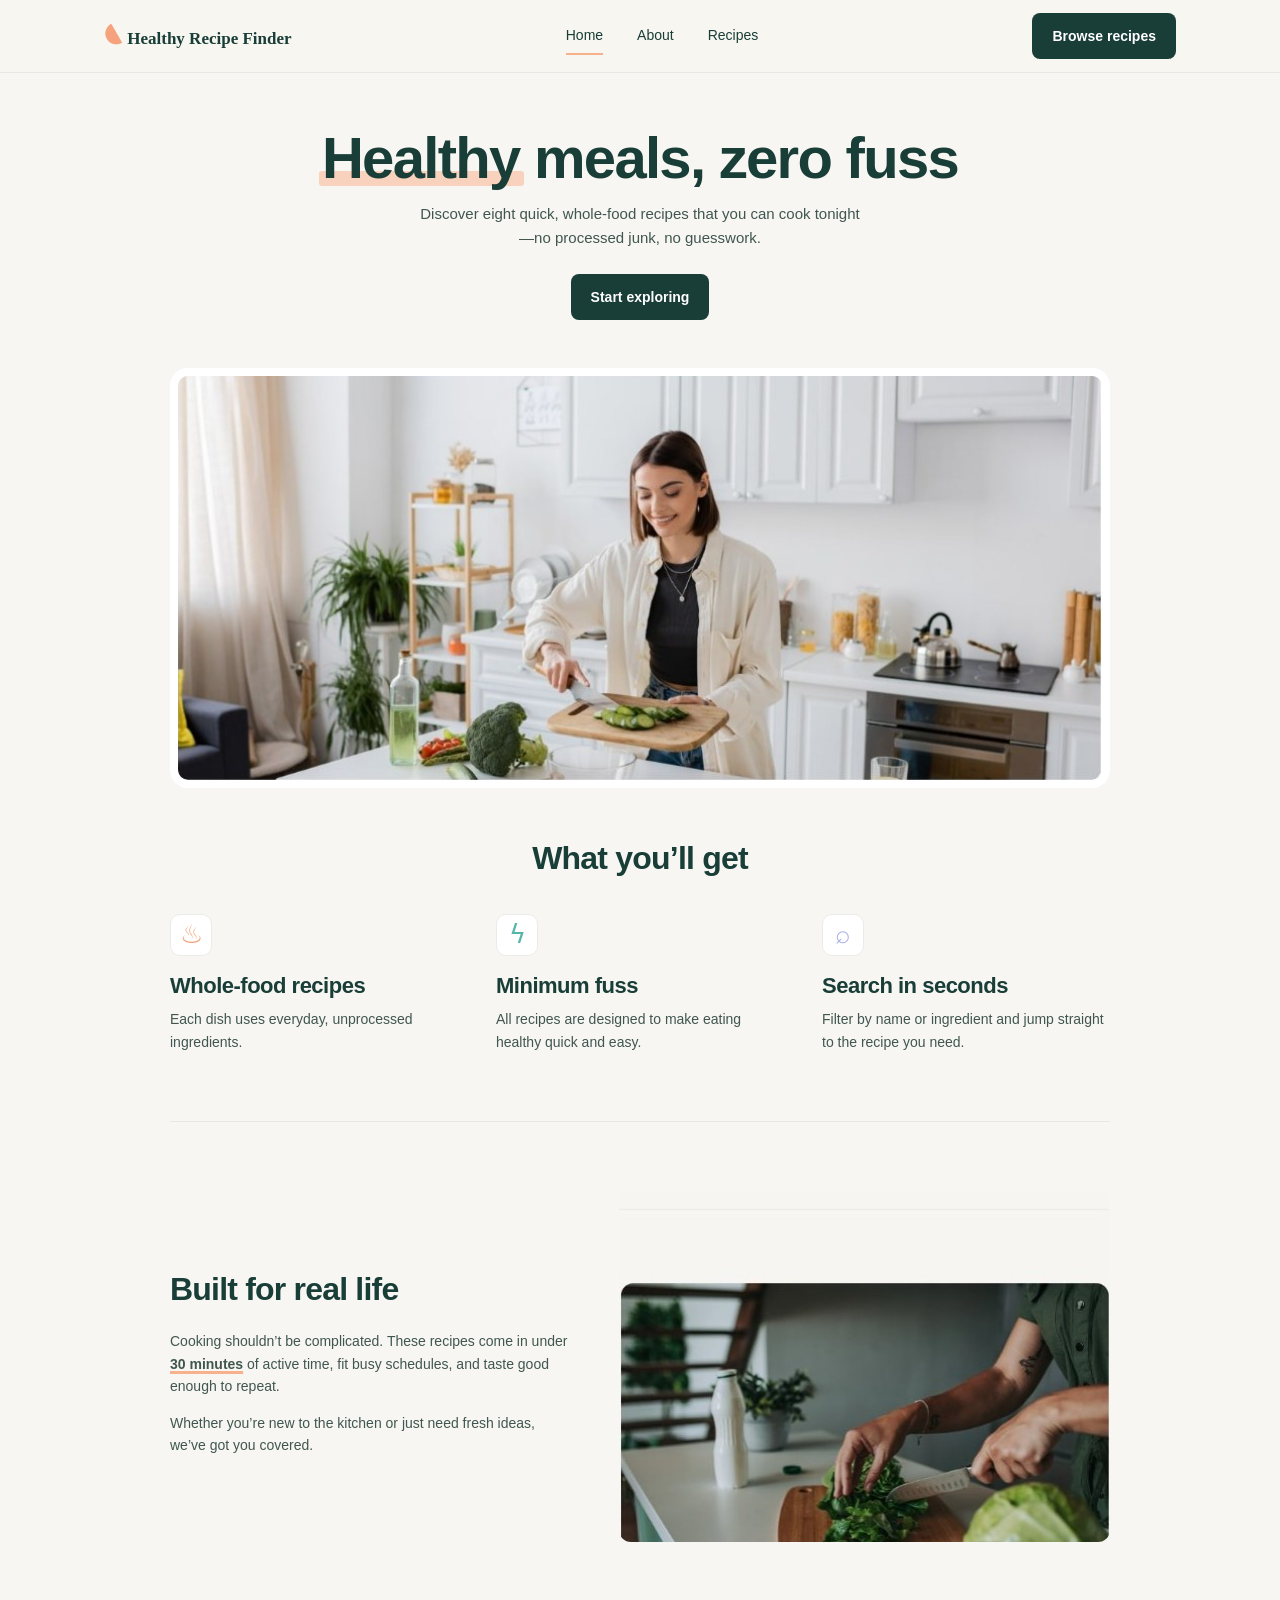
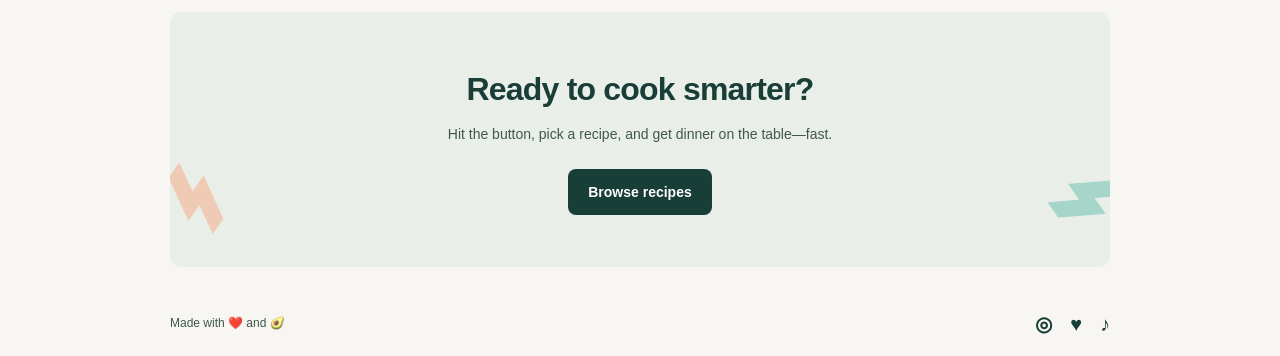
<file: index.html>
<!DOCTYPE html>
<html lang="en">
<head>
    <meta charset="UTF-8">
    <meta name="viewport" content="width=device-width, initial-scale=1.0">
    <title>Healthy Recipe Finder | Home</title>
    <link rel="stylesheet" href="style.css">
</head>
<body>
    <header class="site-header">
        <div class="nav-wrap">
            <a class="brand" href="index.html"><span class="brand-mark">◖</span> Healthy Recipe Finder</a>
            <nav class="main-nav">
                <a class="active" href="index.html">Home</a>
                <a href="#about">About</a>
                <a href="recipes.html">Recipes</a>
            </nav>
            <a class="nav-button" href="recipes.html">Browse recipes</a>
        </div>
    </header>

    <main>
        <section class="hero">
            <h1><span>Healthy</span> meals, zero fuss</h1>
            <p>Discover eight quick, whole-food recipes that you can cook tonight<br class="desktop-break"> —no processed junk, no guesswork.</p>
            <a class="button" href="recipes.html">Start exploring</a>
            <img class="hero-photo" src="images/home-cooking.jpg" alt="Home cook preparing fresh vegetables in a bright kitchen">
        </section>

        <section class="benefits content-width">
            <h2>What you’ll get</h2>
            <div class="benefit-grid">
                <article class="benefit">
                    <div class="benefit-icon peach">♨</div>
                    <h3>Whole-food recipes</h3>
                    <p>Each dish uses everyday, unprocessed ingredients.</p>
                </article>
                <article class="benefit">
                    <div class="benefit-icon mint">ϟ</div>
                    <h3>Minimum fuss</h3>
                    <p>All recipes are designed to make eating healthy quick and easy.</p>
                </article>
                <article class="benefit">
                    <div class="benefit-icon lilac">⌕</div>
                    <h3>Search in seconds</h3>
                    <p>Filter by name or ingredient and jump straight to the recipe you need.</p>
                </article>
            </div>
        </section>

        <section class="real-life content-width" id="about">
            <div class="real-life-copy">
                <h2>Built for real life</h2>
                <p>Cooking shouldn’t be complicated. These recipes come in under <strong>30 minutes</strong> of active time, fit busy schedules, and taste good enough to repeat.</p>
                <p>Whether you’re new to the kitchen or just need fresh ideas, we’ve got you covered.</p>
            </div>
            <img src="images/chopping-vegetables.jpg" alt="Fresh vegetables being chopped on a wooden board">
        </section>

        <section class="callout content-width">
            <div class="decor decor-left">⌁</div>
            <div class="callout-copy">
                <h2>Ready to cook smarter?</h2>
                <p>Hit the button, pick a recipe, and get dinner on the table—fast.</p>
                <a class="button" href="recipes.html">Browse recipes</a>
            </div>
            <div class="decor decor-right">⌁</div>
        </section>
    </main>

    <footer class="site-footer content-width">
        <p>Made with ❤️ and 🥑</p>
        <div class="social-links"><a href="#" aria-label="Instagram">◎</a><a href="#" aria-label="Social">♥</a><a href="#" aria-label="TikTok">♪</a></div>
    </footer>
</body>
</html>
</file>
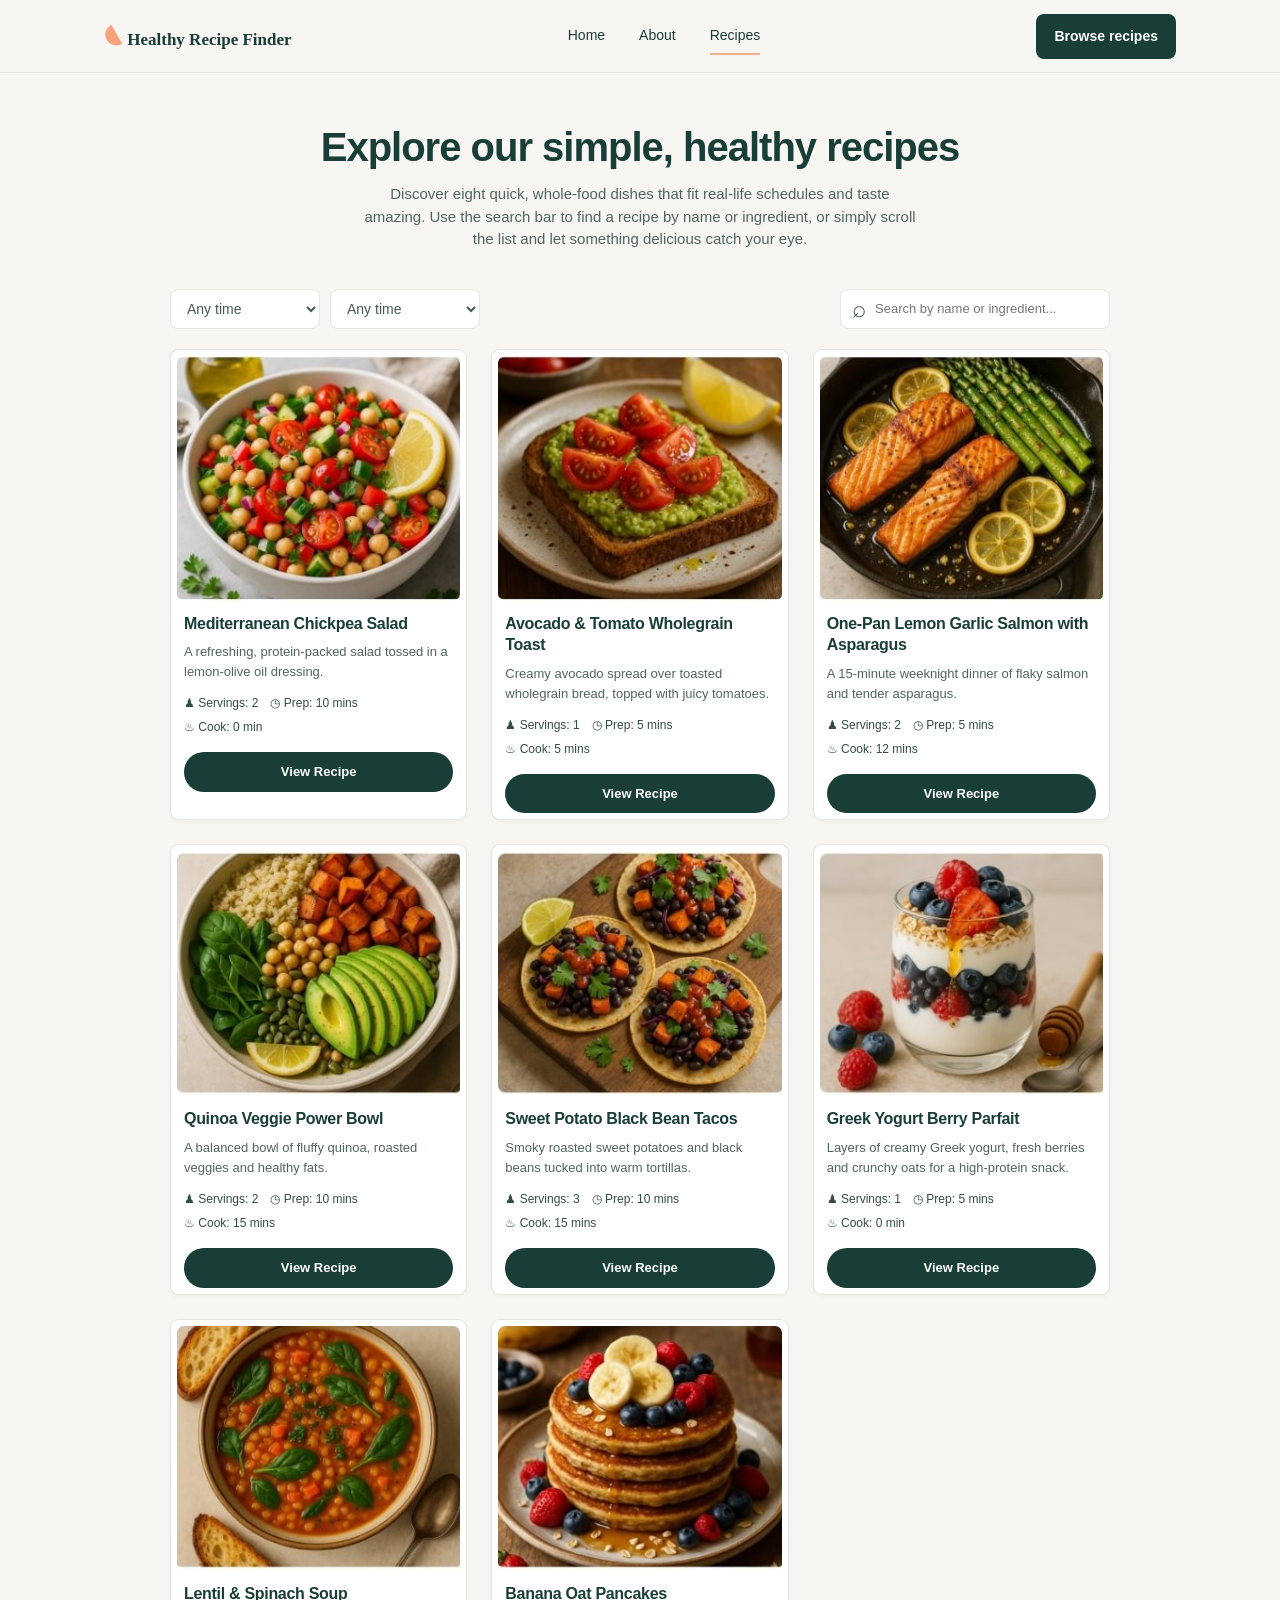
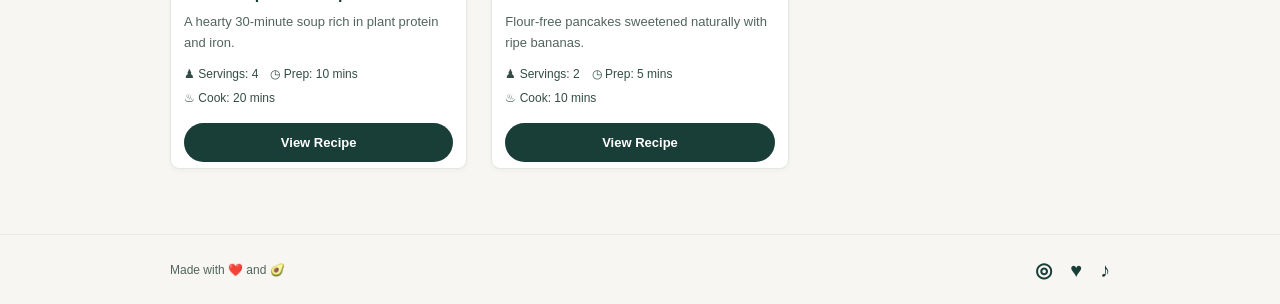
<file: recipes.html>
<!DOCTYPE html>
<html lang="en">
<head>
    <meta charset="UTF-8">
    <meta name="viewport" content="width=device-width, initial-scale=1.0">
    <title>Healthy Recipe Finder | Recipes</title>
    <link rel="stylesheet" href="styles.css">
</head>
<body>
    <header class="site-header">
        <div class="nav-wrap">
            <a class="brand" href="index.html"><span class="brand-mark">◖</span> Healthy Recipe Finder</a>
            <nav class="main-nav">
                <a href="index.html">Home</a>
                <a href="index.html#about">About</a>
                <a class="active" href="recipes.html">Recipes</a>
            </nav>
            <a class="nav-button" href="#recipe-list">Browse recipes</a>
        </div>
    </header>

    <main>
        <section class="page-intro">
            <h1>Explore our simple, healthy recipes</h1>
            <p>Discover eight quick, whole-food dishes that fit real-life schedules and taste<br class="desktop-break"> amazing. Use the search bar to find a recipe by name or ingredient, or simply scroll<br class="desktop-break"> the list and let something delicious catch your eye.</p>
        </section>

        <section class="recipe-section" id="recipe-list">
            <div class="recipe-tools">
                <div class="filter-group">
                    <label for="prep-time">Max Prep Time</label>
                    <select id="prep-time" name="prep-time">
                        <option>Any time</option>
                        <option>5 minutes</option>
                        <option>10 minutes</option>
                        <option>15 minutes</option>
                    </select>
                    <label for="cook-time">Max Cook Time</label>
                    <select id="cook-time" name="cook-time">
                        <option>Any time</option>
                        <option>5 minutes</option>
                        <option>10 minutes</option>
                        <option>15 minutes</option>
                        <option>20 minutes</option>
                    </select>
                </div>
                <form class="search-box" action="#" method="get">
                    <span aria-hidden="true">⌕</span>
                    <input type="search" name="search" placeholder="Search by name or ingredient..." aria-label="Search by name or ingredient">
                </form>
            </div>

            <div class="recipe-grid">
                <article class="recipe-card">
                    <img src="images/chickpea-salad.jpg" alt="Mediterranean chickpea salad with tomatoes and cucumber">
                    <div class="card-content">
                        <h2>Mediterranean Chickpea Salad</h2>
                        <p class="description">A refreshing, protein-packed salad tossed in a lemon-olive oil dressing.</p>
                        <div class="meta"><span>♟ Servings: 2</span><span>◷ Prep: 10 mins</span></div>
                        <div class="meta"><span>♨ Cook: 0 min</span></div>
                        <a class="view-button" href="#chickpea">View Recipe</a>
                    </div>
                </article>

                <article class="recipe-card">
                    <img src="images/avocado-toast.jpg" alt="Avocado and tomato wholegrain toast">
                    <div class="card-content">
                        <h2>Avocado &amp; Tomato Wholegrain Toast</h2>
                        <p class="description">Creamy avocado spread over toasted wholegrain bread, topped with juicy tomatoes.</p>
                        <div class="meta"><span>♟ Servings: 1</span><span>◷ Prep: 5 mins</span></div>
                        <div class="meta"><span>♨ Cook: 5 mins</span></div>
                        <a class="view-button" href="#avocado">View Recipe</a>
                    </div>
                </article>

                <article class="recipe-card">
                    <img src="images/lemon-salmon.jpg" alt="Pan cooked salmon with asparagus and lemon">
                    <div class="card-content">
                        <h2>One-Pan Lemon Garlic Salmon with Asparagus</h2>
                        <p class="description">A 15-minute weeknight dinner of flaky salmon and tender asparagus.</p>
                        <div class="meta"><span>♟ Servings: 2</span><span>◷ Prep: 5 mins</span></div>
                        <div class="meta"><span>♨ Cook: 12 mins</span></div>
                        <a class="view-button" href="#salmon">View Recipe</a>
                    </div>
                </article>

                <article class="recipe-card">
                    <img src="images/quinoa-bowl.jpg" alt="Quinoa bowl with roasted vegetables, chickpeas and avocado">
                    <div class="card-content">
                        <h2>Quinoa Veggie Power Bowl</h2>
                        <p class="description">A balanced bowl of fluffy quinoa, roasted veggies and healthy fats.</p>
                        <div class="meta"><span>♟ Servings: 2</span><span>◷ Prep: 10 mins</span></div>
                        <div class="meta"><span>♨ Cook: 15 mins</span></div>
                        <a class="view-button" href="#quinoa">View Recipe</a>
                    </div>
                </article>

                <article class="recipe-card">
                    <img src="images/black-bean-tacos.jpg" alt="Sweet potato and black bean tacos">
                    <div class="card-content">
                        <h2>Sweet Potato Black Bean Tacos</h2>
                        <p class="description">Smoky roasted sweet potatoes and black beans tucked into warm tortillas.</p>
                        <div class="meta"><span>♟ Servings: 3</span><span>◷ Prep: 10 mins</span></div>
                        <div class="meta"><span>♨ Cook: 15 mins</span></div>
                        <a class="view-button" href="#tacos">View Recipe</a>
                    </div>
                </article>

                <article class="recipe-card">
                    <img src="images/yogurt-parfait.jpg" alt="Greek yogurt berry parfait with granola">
                    <div class="card-content">
                        <h2>Greek Yogurt Berry Parfait</h2>
                        <p class="description">Layers of creamy Greek yogurt, fresh berries and crunchy oats for a high-protein snack.</p>
                        <div class="meta"><span>♟ Servings: 1</span><span>◷ Prep: 5 mins</span></div>
                        <div class="meta"><span>♨ Cook: 0 min</span></div>
                        <a class="view-button" href="#parfait">View Recipe</a>
                    </div>
                </article>

                <article class="recipe-card">
                    <img src="images/lentil-soup.jpg" alt="Lentil and spinach soup in a bowl">
                    <div class="card-content">
                        <h2>Lentil &amp; Spinach Soup</h2>
                        <p class="description">A hearty 30-minute soup rich in plant protein and iron.</p>
                        <div class="meta"><span>♟ Servings: 4</span><span>◷ Prep: 10 mins</span></div>
                        <div class="meta"><span>♨ Cook: 20 mins</span></div>
                        <a class="view-button" href="#soup">View Recipe</a>
                    </div>
                </article>

                <article class="recipe-card">
                    <img src="images/banana-pancakes.jpg" alt="Banana oat pancakes topped with berries">
                    <div class="card-content">
                        <h2>Banana Oat Pancakes</h2>
                        <p class="description">Flour-free pancakes sweetened naturally with ripe bananas.</p>
                        <div class="meta"><span>♟ Servings: 2</span><span>◷ Prep: 5 mins</span></div>
                        <div class="meta"><span>♨ Cook: 10 mins</span></div>
                        <a class="view-button" href="#pancakes">View Recipe</a>
                    </div>
                </article>
            </div>
        </section>
    </main>

    <footer class="site-footer">
        <p>Made with ❤️ and 🥑</p>
        <div class="social-links"><a href="#" aria-label="Instagram">◎</a><a href="#" aria-label="Social">♥</a><a href="#" aria-label="TikTok">♪</a></div>
    </footer>
</body>
</html>
</file>
<file: style.css>
/* Healthy Recipe Finder - homepage styles */
* {
    box-sizing: border-box;
}

:root {
    --green: #193d37;
    --green-light: #35564f;
    --cream: #f7f6f2;
    --line: #e7e8e2;
    --peach: #f7b18c;
    --text: #415650;
}

html {
    scroll-behavior: smooth;
}

body {
    margin: 0;
    background: var(--cream);
    color: var(--green);
    font-family: Arial, Helvetica, sans-serif;
    line-height: 1.6;
}

a {
    color: inherit;
    text-decoration: none;
}

.site-header {
    border-bottom: 1px solid var(--line);
    background: rgba(247, 246, 242, 0.96);
}

.nav-wrap {
    max-width: 1120px;
    min-height: 72px;
    padding: 0 24px;
    margin: auto;
    display: flex;
    align-items: center;
    justify-content: space-between;
    gap: 25px;
}

.brand {
    font-family: Georgia, "Times New Roman", serif;
    font-weight: bold;
    font-size: 17px;
    white-space: nowrap;
}

.brand-mark {
    display: inline-block;
    color: #f6a27c;
    font-size: 27px;
    margin-right: 5px;
    transform: rotate(-30deg);
}

.main-nav {
    display: flex;
    align-items: center;
    gap: 34px;
    font-size: 14px;
}

.main-nav a {
    padding: 7px 0;
    border-bottom: 2px solid transparent;
}

.main-nav a:hover,
.main-nav .active {
    border-color: var(--peach);
}

.nav-button,
.button {
    display: inline-block;
    background: var(--green);
    color: white;
    border-radius: 8px;
    padding: 12px 20px;
    font-size: 14px;
    font-weight: bold;
    transition: background 0.2s ease;
}

.nav-button:hover,
.button:hover {
    background: #28584e;
}

.hero {
    text-align: center;
    padding: 52px 24px 0;
    overflow: hidden;
}

.hero h1 {
    font-size: clamp(34px, 5vw, 58px);
    line-height: 1.15;
    letter-spacing: -1.7px;
    margin: 0 0 10px;
}

.hero h1 span {
    position: relative;
    z-index: 1;
}

.hero h1 span::before {
    content: "";
    position: absolute;
    z-index: -1;
    left: -3px;
    right: -4px;
    bottom: 4px;
    height: 15px;
    background: #f8d2bd;
    border-radius: 3px;
}

.hero p {
    color: var(--text);
    font-size: 15px;
    margin: 0 auto 24px;
}

.hero-photo {
    display: block;
    width: min(100%, 940px);
    height: 420px;
    object-fit: cover;
    object-position: center;
    margin: 48px auto 0;
    border: 8px solid white;
    border-radius: 18px;
}

.content-width {
    width: min(100% - 48px, 940px);
    margin-left: auto;
    margin-right: auto;
}

.benefits {
    padding: 45px 0 54px;
    border-bottom: 1px solid var(--line);
}

.benefits h2,
.callout h2 {
    font-size: 32px;
    text-align: center;
    letter-spacing: -0.8px;
    margin: 0 0 30px;
}

.benefit-grid {
    display: grid;
    grid-template-columns: repeat(3, 1fr);
    gap: 38px;
}

.benefit-icon {
    width: 42px;
    height: 42px;
    background: white;
    border: 1px solid #ecece7;
    border-radius: 10px;
    display: flex;
    align-items: center;
    justify-content: center;
    font-size: 26px;
    margin-bottom: 12px;
}

.peach { color: #f3a27b; }
.mint { color: #53b6a8; }
.lilac { color: #aab1e7; }

.benefit h3 {
    font-size: 22px;
    margin: 0 0 5px;
    letter-spacing: -0.5px;
}

.benefit p,
.real-life p,
.callout p {
    color: var(--text);
    font-size: 14px;
    margin-top: 0;
}

.real-life {
    padding: 70px 0;
    display: grid;
    grid-template-columns: 0.9fr 1.1fr;
    align-items: center;
    gap: 48px;
}

.real-life h2 {
    font-size: 32px;
    letter-spacing: -0.8px;
    margin: 0 0 15px;
}

.real-life strong {
    text-decoration: underline;
    text-decoration-color: var(--peach);
    text-decoration-thickness: 3px;
}

.real-life img {
    width: 100%;
    height: 350px;
    object-fit: cover;
    border-radius: 12px;
}

.callout {
    position: relative;
    min-height: 255px;
    padding: 42px 25px;
    margin-bottom: 24px;
    background: #e9eee8;
    border-radius: 12px;
    display: flex;
    justify-content: center;
    align-items: center;
    text-align: center;
    overflow: hidden;
}

.callout h2 {
    margin-bottom: 8px;
}

.callout p {
    margin-bottom: 23px;
}

.decor {
    position: absolute;
    font-size: 130px;
    line-height: 1;
    opacity: 0.45;
    font-weight: bold;
}

.decor-left {
    left: -12px;
    bottom: 5px;
    color: #f5a078;
    transform: rotate(35deg);
}

.decor-right {
    right: -10px;
    bottom: 5px;
    color: #54b5a6;
    transform: rotate(-35deg);
}

.callout-copy {
    position: relative;
    z-index: 1;
}

.site-footer {
    min-height: 65px;
    display: flex;
    align-items: center;
    justify-content: space-between;
    color: var(--text);
    font-size: 12px;
}

.social-links {
    display: flex;
    gap: 18px;
    font-size: 20px;
    font-weight: bold;
    color: var(--green);
}

@media (max-width: 700px) {
    .nav-wrap {
        flex-wrap: wrap;
        justify-content: center;
        padding: 14px 18px;
        gap: 12px 20px;
    }

    .brand {
        width: 100%;
        text-align: center;
    }

    .main-nav {
        gap: 20px;
    }

    .nav-button {
        padding: 9px 12px;
    }

    .hero {
        padding-top: 38px;
    }

    .hero h1 {
        letter-spacing: -1px;
    }

    .desktop-break {
        display: none;
    }

    .hero-photo {
        height: 270px;
        margin-top: 32px;
    }

    .benefit-grid,
    .real-life {
        grid-template-columns: 1fr;
    }

    .benefit-grid {
        gap: 25px;
    }

    .benefits h2 {
        font-size: 28px;
    }

    .real-life {
        padding: 45px 0;
        gap: 22px;
    }

    .real-life img {
        height: 270px;
    }

    .callout {
        min-height: 230px;
    }

    .callout h2 {
        font-size: 27px;
    }
}
</file>
<file: styles.css>
/* Healthy Recipe Finder - recipes page styles */
* {
    box-sizing: border-box;
}

:root {
    --green: #193d37;
    --cream: #f7f6f2;
    --line: #e7e8e2;
    --text: #52645f;
    --peach: #f7b18c;
}

body {
    margin: 0;
    background: var(--cream);
    color: var(--green);
    font-family: Arial, Helvetica, sans-serif;
    line-height: 1.5;
}

a {
    color: inherit;
    text-decoration: none;
}

.site-header {
    border-bottom: 1px solid var(--line);
}

.nav-wrap {
    max-width: 1120px;
    min-height: 72px;
    padding: 0 24px;
    margin: auto;
    display: flex;
    align-items: center;
    justify-content: space-between;
    gap: 25px;
}

.brand {
    font-family: Georgia, "Times New Roman", serif;
    font-weight: bold;
    font-size: 17px;
    white-space: nowrap;
}

.brand-mark {
    display: inline-block;
    color: #f6a27c;
    font-size: 27px;
    margin-right: 5px;
    transform: rotate(-30deg);
}

.main-nav {
    display: flex;
    align-items: center;
    gap: 34px;
    font-size: 14px;
}

.main-nav a {
    padding: 7px 0;
    border-bottom: 2px solid transparent;
}

.main-nav a:hover,
.main-nav .active {
    border-color: var(--peach);
}

.nav-button,
.view-button {
    display: inline-block;
    background: var(--green);
    color: white;
    border-radius: 8px;
    text-align: center;
    font-weight: bold;
}

.nav-button {
    padding: 12px 18px;
    font-size: 14px;
}

.nav-button:hover,
.view-button:hover {
    background: #28584e;
}

.page-intro {
    text-align: center;
    padding: 50px 20px 38px;
}

.page-intro h1 {
    font-size: clamp(30px, 4vw, 40px);
    line-height: 1.2;
    letter-spacing: -1px;
    margin: 0 0 12px;
}

.page-intro p {
    color: var(--text);
    font-size: 15px;
    margin: 0;
}

.recipe-section {
    width: min(100% - 48px, 940px);
    margin: 0 auto 65px;
}

.recipe-tools {
    display: flex;
    justify-content: space-between;
    align-items: center;
    gap: 18px;
    margin-bottom: 20px;
}

.filter-group {
    display: flex;
    align-items: center;
    gap: 10px;
}

.filter-group label {
    position: absolute;
    width: 1px;
    height: 1px;
    padding: 0;
    margin: -1px;
    overflow: hidden;
    clip: rect(0, 0, 0, 0);
    white-space: nowrap;
    border: 0;
}

.filter-group select,
.search-box {
    height: 40px;
    background: white;
    border: 1px solid #e3e6e2;
    border-radius: 8px;
    color: #455953;
    font-family: inherit;
    font-size: 14px;
}

.filter-group select {
    padding: 0 12px;
    min-width: 150px;
}

.search-box {
    width: 270px;
    display: flex;
    align-items: center;
    padding: 0 11px;
    gap: 7px;
}

.search-box span {
    font-size: 24px;
    line-height: 1;
}

.search-box input {
    width: 100%;
    border: 0;
    outline: 0;
    font-family: inherit;
    font-size: 13px;
    background: transparent;
    color: var(--green);
}

.recipe-grid {
    display: grid;
    grid-template-columns: repeat(3, minmax(0, 1fr));
    gap: 24px;
}

.recipe-card {
    min-width: 0;
    background: white;
    border: 1px solid #e4e7e3;
    border-radius: 9px;
    padding: 6px;
    box-shadow: 0 2px 5px rgba(24, 55, 49, 0.04);
    display: flex;
    flex-direction: column;
}

.recipe-card > img {
    width: 100%;
    height: 245px;
    object-fit: cover;
    border-radius: 7px;
    display: block;
}

.card-content {
    padding: 12px 7px 0;
    display: flex;
    flex-direction: column;
    flex: 1;
}

.card-content h2 {
    font-size: 16px;
    line-height: 1.35;
    letter-spacing: -0.3px;
    margin: 0 0 8px;
}

.description {
    color: var(--text);
    font-size: 13px;
    line-height: 1.55;
    margin: 0 0 12px;
    min-height: 40px;
}

.meta {
    display: flex;
    align-items: center;
    flex-wrap: wrap;
    gap: 8px 12px;
    color: #334d46;
    font-size: 12px;
    margin-bottom: 6px;
}

.view-button {
    margin-top: auto;
    padding: 10px 12px;
    font-size: 13px;
    border-radius: 24px;
    margin: 10px 0 0;
}

.recipe-notes {
    margin-top: 70px;
    padding-top: 35px;
    border-top: 1px solid var(--line);
}

.recipe-notes > h2 {
    text-align: center;
    font-size: 28px;
    margin: 0 0 25px;
}

.notes-grid {
    display: grid;
    grid-template-columns: repeat(2, minmax(0, 1fr));
    gap: 18px;
}

.notes-grid article {
    padding: 18px;
    background: #fff;
    border: 1px solid var(--line);
    border-radius: 8px;
    scroll-margin-top: 20px;
}

.notes-grid h3 {
    margin: 0 0 7px;
    font-size: 17px;
}

.notes-grid p {
    color: var(--text);
    font-size: 14px;
    margin: 0;
}

.site-footer {
    min-height: 70px;
    padding: 0 max(24px, calc((100% - 940px) / 2));
    border-top: 1px solid var(--line);
    display: flex;
    align-items: center;
    justify-content: space-between;
    color: var(--text);
    font-size: 12px;
}

.social-links {
    display: flex;
    gap: 18px;
    font-size: 20px;
    font-weight: bold;
    color: var(--green);
}

@media (max-width: 900px) {
    .recipe-grid {
        grid-template-columns: repeat(2, minmax(0, 1fr));
    }

    .recipe-card > img {
        height: 230px;
    }

    .recipe-tools {
        align-items: stretch;
        flex-direction: column;
    }

    .search-box {
        width: 100%;
    }
}

@media (max-width: 600px) {
    .nav-wrap {
        flex-wrap: wrap;
        justify-content: center;
        padding: 14px 18px;
        gap: 12px 20px;
    }

    .brand {
        width: 100%;
        text-align: center;
    }

    .main-nav {
        gap: 20px;
    }

    .page-intro {
        padding-top: 35px;
    }

    .desktop-break {
        display: none;
    }

    .recipe-section {
        width: min(100% - 28px, 460px);
    }

    .filter-group {
        display: grid;
        grid-template-columns: 1fr 1fr;
    }

    .filter-group select {
        min-width: 0;
        width: 100%;
    }

    .recipe-grid,
    .notes-grid {
        grid-template-columns: 1fr;
    }

    .recipe-card > img {
        height: 260px;
    }

    .site-footer {
        padding: 0 18px;
    }
}
</file>
